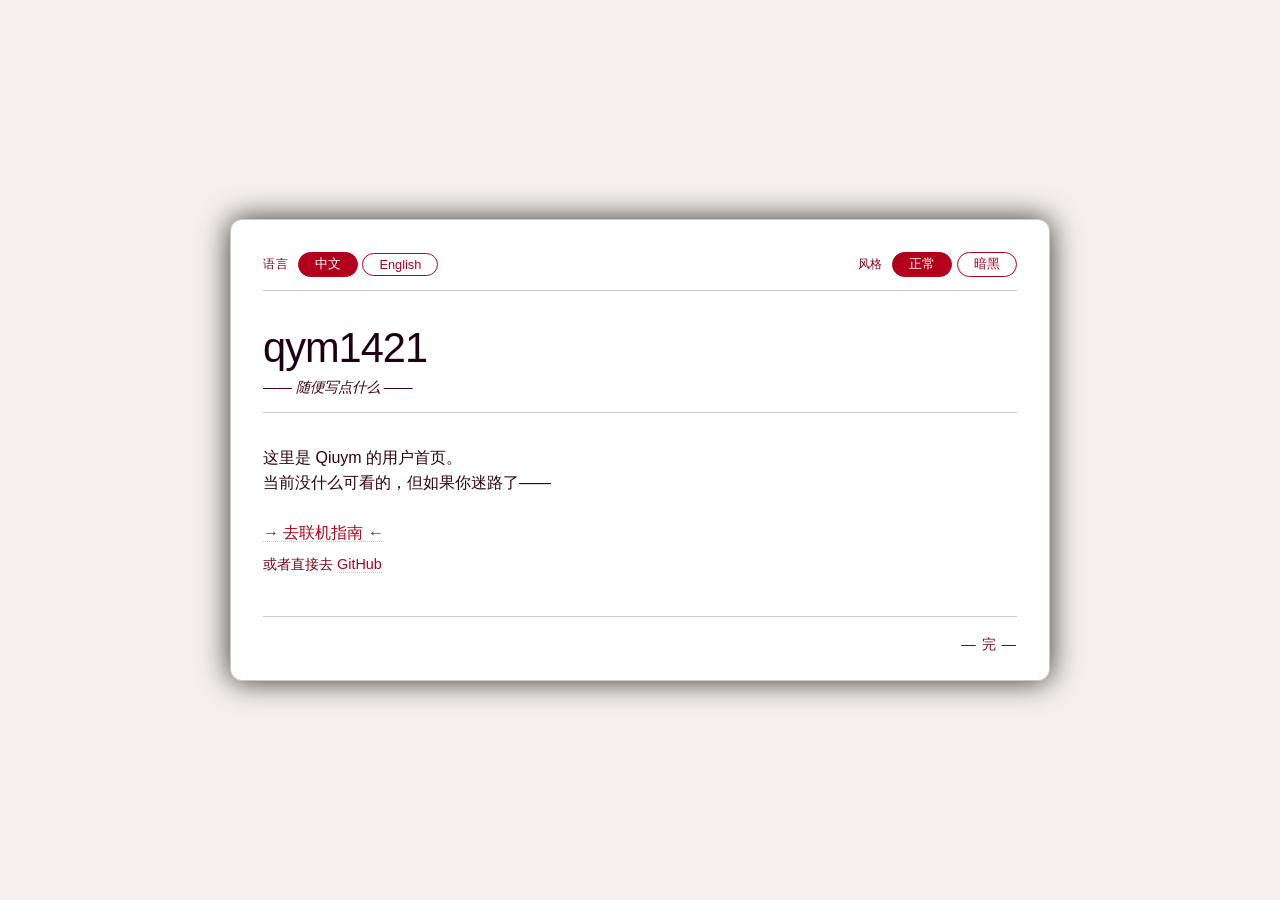
<file: index.html>
<!DOCTYPE html>
<html lang="zh-CN">
<head>
    <meta charset="UTF-8" />
    <meta name="viewport" content="width=device-width, initial-scale=1.0" />
    <title>qym1421</title>
    <link rel="stylesheet" href="style.css" />
</head>
<body>
    <div id="app">
        <!-- 控制栏：语言 + 风格 -->
        <div class="control-bar">
            <div class="lang-group">
                <span class="label">语言</span>
                <button class="lang-btn active" data-lang="zh">中文</button>
                <button class="lang-btn" data-lang="en">English</button>
            </div>
            <div class="style-group">
                <span class="label">风格</span>
                <button class="style-btn active" data-theme="light">正常</button>
                <button class="style-btn" data-theme="dark">暗黑</button>
            </div>
        </div>

        <!-- 中文首页 -->
        <div id="home-zh" class="content active">
            <header>
                <h1 id="zh-title">qym1421</h1>
                <p id="zh-sub" class="sub">—— 随便写点什么 ——</p>
            </header>

            <section class="home-body">
                <p>这里是 Qiuym 的用户首页。</p>
                <p>当前没什么可看的，但如果你迷路了——</p>
                <p style="margin-top: 1.5rem;">
                    <a href="tutorial/" class="home-link">→ 去联机指南 ←</a>
                </p>
                <p style="margin-top: 0.5rem; font-size: 0.9rem; color: var(--text-muted);">
                    或者直接去 <a href="https://github.com/qym1421" target="_blank">GitHub</a>
                </p>
            </section>

            <footer>
                <p id="zh-footer">— 完 —</p>
            </footer>
        </div>

        <!-- 英文首页 -->
        <div id="home-en" class="content">
            <header>
                <h1 id="en-title">qym1421</h1>
                <p id="en-sub" class="sub">—— just some placeholder ——</p>
            </header>

            <section class="home-body">
                <p>This is Qiuym's user homepage.</p>
                <p>Nothing much here yet, but if you're lost—</p>
                <p style="margin-top: 1.5rem;">
                    <a href="tutorial/" class="home-link">→ Go to Tutorial ←</a>
                </p>
                <p style="margin-top: 0.5rem; font-size: 0.9rem; color: var(--text-muted);">
                    or head to <a href="https://github.com/qym1421" target="_blank">GitHub</a>
                </p>
            </section>

            <footer>
                <p id="en-footer">— End —</p>
            </footer>
        </div>
    </div>

    <script>
        (function() {
            // ---- 语言切换 ----
            const langBtns = document.querySelectorAll('.lang-btn');
            const zh = document.getElementById('home-zh');
            const en = document.getElementById('home-en');

            function setLang(lang) {
                langBtns.forEach(btn => {
                    btn.classList.toggle('active', btn.dataset.lang === lang);
                });
                zh.classList.toggle('active', lang === 'zh');
                en.classList.toggle('active', lang === 'en');
            }

            langBtns.forEach(btn => {
                btn.addEventListener('click', function() {
                    setLang(this.dataset.lang);
                });
            });

            // ---- 风格切换 ----
            const styleBtns = document.querySelectorAll('.style-btn');
            const app = document.getElementById('app');

            function setTheme(theme) {
                styleBtns.forEach(btn => {
                    btn.classList.toggle('active', btn.dataset.theme === theme);
                });
                app.classList.toggle('theme-dark', theme === 'dark');
            }

            styleBtns.forEach(btn => {
                btn.addEventListener('click', function() {
                    setTheme(this.dataset.theme);
                });
            });

            // ---- 初始化 ----
            setTheme('light');
        })();
    </script>
</body>
</html>
</file>
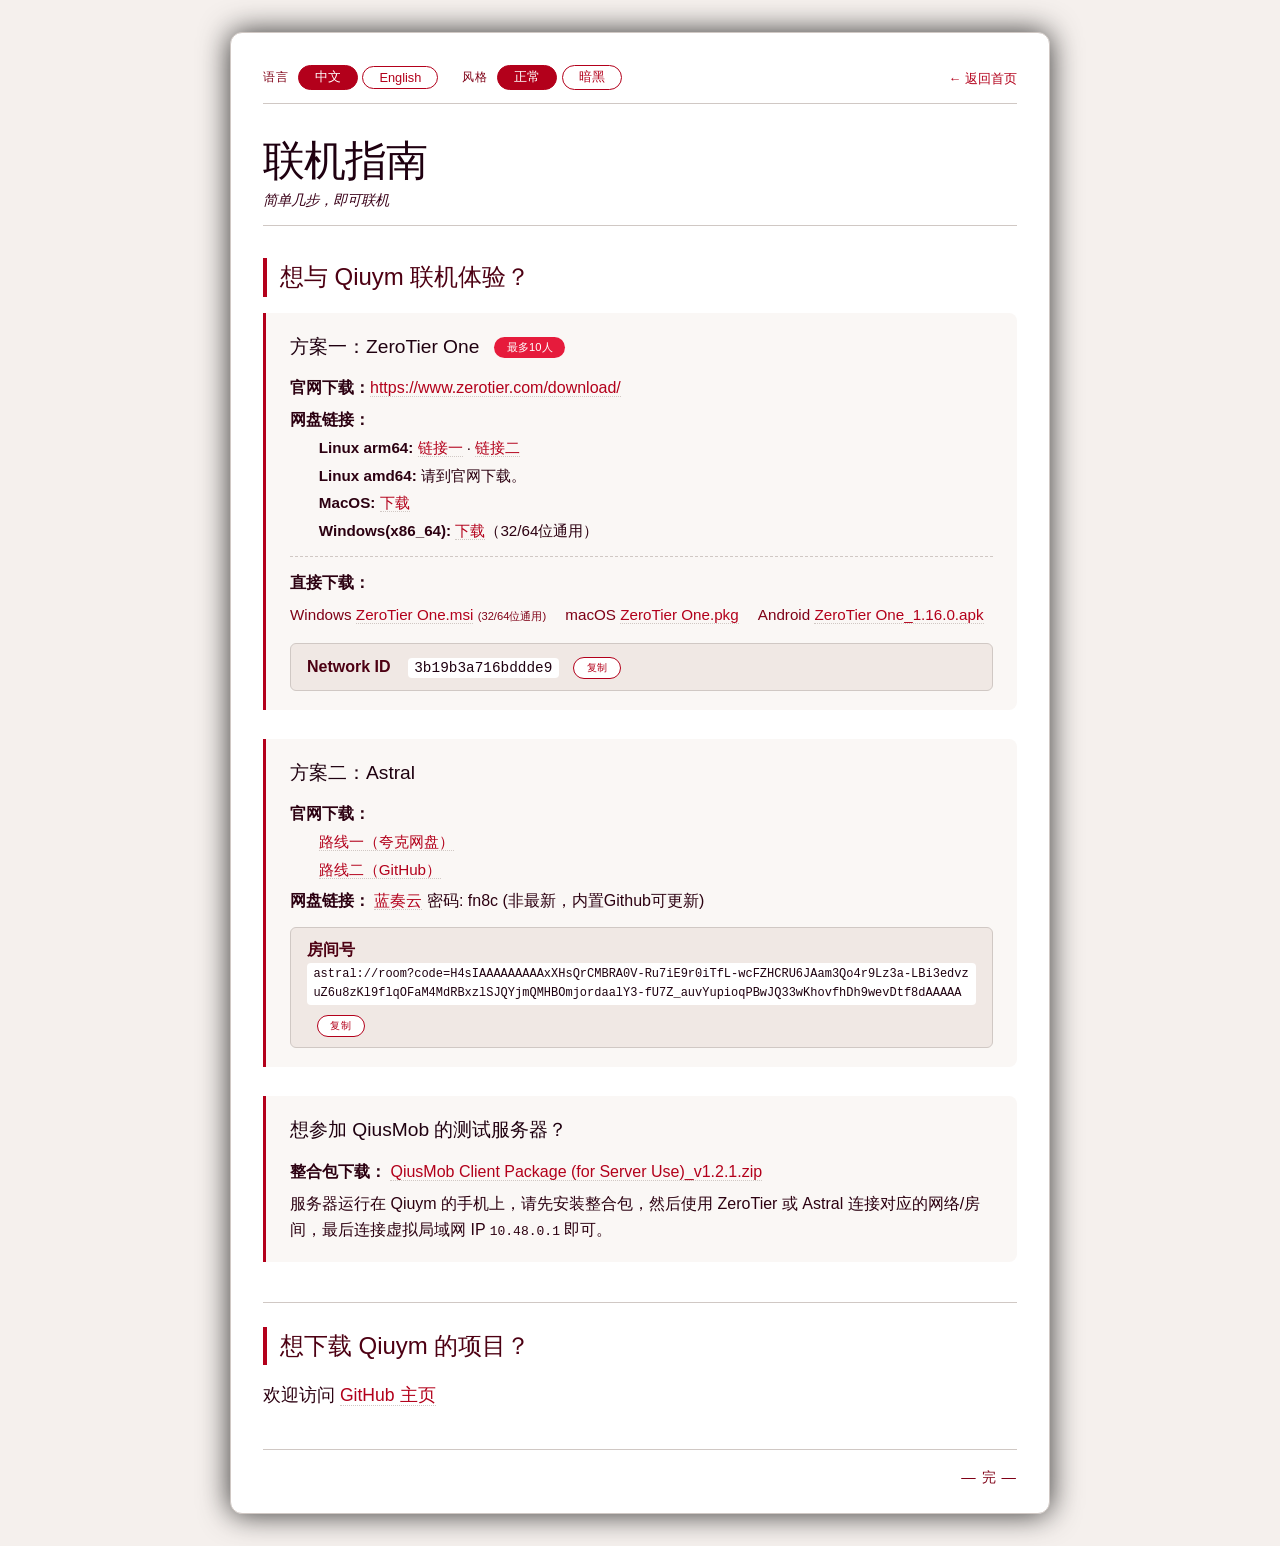
<file: tutorial/index.html>
<!DOCTYPE html>
<html lang="zh-CN">
<head>
    <meta charset="UTF-8" />
    <meta name="viewport" content="width=device-width, initial-scale=1.0" />
    <title>qym1421.■■■.■</title>
    <link rel="stylesheet" href="../style.css" />
</head>
<body>
    <div id="app">
        <!-- 控制栏 -->
        <div class="control-bar">
            <div class="lang-group">
                <span class="label">语言</span>
                <button class="lang-btn active" data-lang="zh">中文</button>
                <button class="lang-btn" data-lang="en">English</button>
            </div>
            <div class="style-group">
                <span class="label">风格</span>
                <button class="style-btn active" data-theme="light">正常</button>
                <button class="style-btn" data-theme="dark">暗黑</button>
            </div>
            <div style="margin-left: auto;">
                <a href="../" style="font-size:0.8rem; border-bottom:none;">← 返回首页</a>
            </div>
        </div>

        <!-- ===== 中文内容 ===== -->
        <div id="content-zh" class="content active">
            <header>
                <h1 id="zh-title">联机指南</h1>
                <p id="zh-sub" class="sub">简单几步，即可联机</p>
            </header>

            <section class="tutorial">
                <h2 id="zh-section1-title">想与 Qiuym 联机体验？</h2>

                <!-- 方案一 -->
                <div class="scheme">
                    <h3 id="zh-zt-title">方案一：ZeroTier One <span class="badge">最多10人</span></h3>
                    <ul class="links">
                        <li><strong id="zh-zt-official">官网下载：</strong><a href="https://www.zerotier.com/download/" target="_blank">https://www.zerotier.com/download/</a></li>
                        <li><strong id="zh-zt-cloud">网盘链接：</strong>
                            <ul>
                                <li><strong>Linux arm64:</strong> <a href="https://1847638099.share.123pan.cn/123pan/2h2dvd-NanQd" target="_blank">链接一</a> · <a href="https://1847638099.share.123pan.cn/123pan/2h2dvd-L2jQd" target="_blank">链接二</a></li>
                                <li><strong>Linux amd64:</strong> 请到官网下载。</li>
                                <li><strong>MacOS:</strong> <a href="https://1847638099.share.123pan.cn/123pan/2h2dvd-NanQd" target="_blank">下载</a></li>
                                <li><strong>Windows(x86_64):</strong> <a href="https://1847638099.share.123pan.cn/123pan/2h2dvd-NanQd" target="_blank">下载</a>（32/64位通用）</li>
                            </ul>
                        </li>
                        <li style="margin-top: 0.8rem; border-top: 1px dashed var(--border-main); padding-top: 0.8rem;">
                            <strong id="zh-zt-direct">直接下载：</strong>
                            <ul style="display: flex; flex-wrap: wrap; gap: 0.5rem 1.2rem; padding-left: 0; margin-top: 0.3rem;">
                                <li><span style="color: var(--text-muted);">Windows</span> <a href="download/ZeroTier%20One.msi" target="_blank">ZeroTier One.msi</a> <span style="font-size:0.7rem; color:var(--text-muted);">(32/64位通用)</span></li>
                                <li><span style="color: var(--text-muted);">macOS</span> <a href="download/ZeroTier%20One.pkg" target="_blank">ZeroTier One.pkg</a></li>
                                <li><span style="color: var(--text-muted);">Android</span> <a href="download/ZeroTier%20One_1.16.0.apk" target="_blank">ZeroTier One_1.16.0.apk</a></li>
                            </ul>
                        </li>
                    </ul>
                    <p class="net-id">
                        <strong id="zh-zt-netid">Network ID</strong>
                        <span class="id">3b19b3a716bddde9</span>
                        <button class="copy-btn" data-copy="3b19b3a716bddde9" id="zh-zt-copy">复制</button>
                    </p>
                </div>

                <!-- 方案二 -->
                <div class="scheme">
                    <h3 id="zh-astral-title">方案二：Astral</h3>
                    <ul class="links">
                        <li><strong id="zh-astral-official">官网下载：</strong>
                            <ul>
                                <li><a href="https://astral.fan/quick-start/download-install/" target="_blank">路线一（夸克网盘）</a></li>
                                <li><a href="https://github.com/ldoubil/astral/releases/tag/v2.9.12" target="_blank">路线二（GitHub）</a></li>
                            </ul>
                        </li>
                        <li><strong id="zh-astral-cloud">网盘链接：</strong> <a href="https://wwbbs.lanzouq.com/iJL3G41gvura" target="_blank">蓝奏云</a> 密码: fn8c (非最新，内置Github可更新)</li>
                    </ul>
                    <p class="room">
                        <strong id="zh-astral-room">房间号</strong>
                        <span class="code">astral://room?code=H4sIAAAAAAAAAxXHsQrCMBRA0V-Ru7iE9r0iTfL-wcFZHCRU6JAam3Qo4r9Lz3a-LBi3edvzuZ6u8zKl9flqOFaM4MdRBxzlSJQYjmQMHBOmjordaalY3-fU7Z_auvYupioqPBwJQ33wKhovfhDh9wevDtf8dAAAAA</span>
                        <button class="copy-btn" data-copy="astral://room?code=H4sIAAAAAAAAAxXHsQrCMBRA0V-Ru7iE9r0iTfL-wcFZHCRU6JAam3Qo4r9Lz3a-LBi3edvzuZ6u8zKl9flqOFaM4MdRBxzlSJQYjmQMHBOmjordaalY3-fU7Z_auvYupioqPBwJQ33wKhovfhDh9wevDtf8dAAAAA" id="zh-astral-copy">复制</button>
                    </p>
                </div>

                <!-- 测试服务器 -->
                <div class="scheme" id="zh-server-test">
                    <h3 id="zh-server-title">想参加 QiusMob 的测试服务器？</h3>
                    <ul class="links">
                        <li><strong id="zh-server-dl">整合包下载：</strong> <a href="download/QiusMob%20Client%20Package%20(for%20Server%20Use)_v1.2.1.zip" target="_blank">QiusMob Client Package (for Server Use)_v1.2.1.zip</a></li>
                    </ul>
                    <p id="zh-server-desc" class="server-desc">服务器运行在 Qiuym 的手机上，请先安装整合包，然后使用 ZeroTier 或 Astral 连接对应的网络/房间，最后连接虚拟局域网 IP <code>10.48.0.1</code> 即可。</p>
                </div>

                <!-- 项目 -->
                <div class="project">
                    <h2 id="zh-project-title">想下载 Qiuym 的项目？</h2>
                    <p id="zh-project-desc">欢迎访问 <a href="https://github.com/qym1421/" target="_blank">GitHub 主页</a></p>
                </div>
            </section>

            <footer>
                <p id="zh-footer">— 完 —</p>
            </footer>
        </div>

        <!-- ===== 英文内容 ===== -->
        <div id="content-en" class="content">
            <header>
                <h1 id="en-title">Connection Guide</h1>
                <p id="en-sub" class="sub">Get started in a few steps</p>
            </header>

            <section class="tutorial">
                <h2 id="en-section1-title">Want to play with Qiuym?</h2>

                <!-- 方案一 -->
                <div class="scheme">
                    <h3 id="en-zt-title">Option 1: ZeroTier One <span class="badge">up to 10 players</span></h3>
                    <ul class="links">
                        <li><strong id="en-zt-official">Official site:</strong> <a href="https://www.zerotier.com/download/" target="_blank">https://www.zerotier.com/download/</a></li>
                        <li><strong id="en-zt-cloud">Cloud links:</strong>
                            <ul>
                                <li><strong>Linux arm64:</strong> <a href="https://1847638099.share.123pan.cn/123pan/2h2dvd-NanQd" target="_blank">Link 1</a> · <a href="https://1847638099.share.123pan.cn/123pan/2h2dvd-L2jQd" target="_blank">Link 2</a></li>
                                <li><strong>Linux amd64:</strong> Download from official site.</li>
                                <li><strong>MacOS:</strong> <a href="https://1847638099.share.123pan.cn/123pan/2h2dvd-NanQd" target="_blank">Download</a></li>
                                <li><strong>Windows(x86_64):</strong> <a href="https://1847638099.share.123pan.cn/123pan/2h2dvd-NanQd" target="_blank">Download</a> (32/64-bit universal)</li>
                            </ul>
                        </li>
                        <li style="margin-top: 0.8rem; border-top: 1px dashed var(--border-main); padding-top: 0.8rem;">
                            <strong id="en-zt-direct">Direct download:</strong>
                            <ul style="display: flex; flex-wrap: wrap; gap: 0.5rem 1.2rem; padding-left: 0; margin-top: 0.3rem;">
                                <li><span style="color: var(--text-muted);">Windows</span> <a href="download/ZeroTier%20One.msi" target="_blank">ZeroTier One.msi</a> <span style="font-size:0.7rem; color:var(--text-muted);">(32/64-bit)</span></li>
                                <li><span style="color: var(--text-muted);">macOS</span> <a href="download/ZeroTier%20One.pkg" target="_blank">ZeroTier One.pkg</a></li>
                                <li><span style="color: var(--text-muted);">Android</span> <a href="download/ZeroTier%20One_1.16.0.apk" target="_blank">ZeroTier One_1.16.0.apk</a></li>
                            </ul>
                        </li>
                    </ul>
                    <p class="net-id">
                        <strong id="en-zt-netid">Network ID</strong>
                        <span class="id">3b19b3a716bddde9</span>
                        <button class="copy-btn" data-copy="3b19b3a716bddde9" id="en-zt-copy">Copy</button>
                    </p>
                </div>

                <!-- 方案二 -->
                <div class="scheme">
                    <h3 id="en-astral-title">Option 2: Astral</h3>
                    <ul class="links">
                        <li><strong id="en-astral-official">Official site:</strong>
                            <ul>
                                <li><a href="https://astral.fan/quick-start/download-install/" target="_blank">Route 1 (Quark)</a></li>
                                <li><a href="https://github.com/ldoubil/astral/releases/tag/v2.9.12" target="_blank">Route 2 (GitHub)</a></li>
                            </ul>
                        </li>
                        <li><strong id="en-astral-cloud">Cloud link:</strong> <a href="https://wwbbs.lanzouq.com/iJL3G41gvura" target="_blank">Lanzou</a> Password: fn8c (not latest, update via built-in GitHub)</li>
                    </ul>
                    <p class="room">
                        <strong id="en-astral-room">Room code</strong>
                        <span class="code">astral://room?code=H4sIAAAAAAAAAxXHsQrCMBRA0V-Ru7iE9r0iTfL-wcFZHCRU6JAam3Qo4r9Lz3a-LBi3edvzuZ6u8zKl9flqOFaM4MdRBxzlSJQYjmQMHBOmjordaalY3-fU7Z_auvYupioqPBwJQ33wKhovfhDh9wevDtf8dAAAAA</span>
                        <button class="copy-btn" data-copy="astral://room?code=H4sIAAAAAAAAAxXHsQrCMBRA0V-Ru7iE9r0iTfL-wcFZHCRU6JAam3Qo4r9Lz3a-LBi3edvzuZ6u8zKl9flqOFaM4MdRBxzlSJQYjmQMHBOmjordaalY3-fU7Z_auvYupioqPBwJQ33wKhovfhDh9wevDtf8dAAAAA" id="en-astral-copy">Copy</button>
                    </p>
                </div>

                <!-- 测试服务器 -->
                <div class="scheme" id="en-server-test">
                    <h3 id="en-server-title">Want to join QiusMob test server?</h3>
                    <ul class="links">
                        <li><strong id="en-server-dl">Package download:</strong> <a href="download/QiusMob%20Client%20Package%20(for%20Server%20Use)_v1.1.1.zip" target="_blank">QiusMob Client Package (for Server Use)_v1.1.1.zip</a></li>
                    </ul>
                    <p id="en-server-desc" class="server-desc">The server runs on Qiuym's phone. Install the package, use ZeroTier or Astral to join the network/room, then connect to virtual LAN IP <code>10.48.0.1</code>.</p>
                </div>

                <!-- 项目 -->
                <div class="project">
                    <h2 id="en-project-title">Want Qiuym's projects?</h2>
                    <p id="en-project-desc">Visit <a href="https://github.com/qym1421/" target="_blank">GitHub homepage</a></p>
                </div>
            </section>

            <footer>
                <p id="en-footer">— End —</p>
            </footer>
        </div>
    </div>

    <script>
        (function() {
            // ---- DOM 元素映射 ----
            const elements = {
                // 中文
                zh: {
                    title: document.getElementById('zh-title'),
                    sub: document.getElementById('zh-sub'),
                    footer: document.getElementById('zh-footer'),
                    section1Title: document.getElementById('zh-section1-title'),
                    ztTitle: document.getElementById('zh-zt-title'),
                    ztOfficial: document.getElementById('zh-zt-official'),
                    ztCloud: document.getElementById('zh-zt-cloud'),
                    ztDirect: document.getElementById('zh-zt-direct'),
                    ztNetid: document.getElementById('zh-zt-netid'),
                    ztCopy: document.getElementById('zh-zt-copy'),
                    astralTitle: document.getElementById('zh-astral-title'),
                    astralOfficial: document.getElementById('zh-astral-official'),
                    astralCloud: document.getElementById('zh-astral-cloud'),
                    astralRoom: document.getElementById('zh-astral-room'),
                    astralCopy: document.getElementById('zh-astral-copy'),
                    serverTitle: document.getElementById('zh-server-title'),
                    serverDl: document.getElementById('zh-server-dl'),
                    serverDesc: document.getElementById('zh-server-desc'),
                    projectTitle: document.getElementById('zh-project-title'),
                    projectDesc: document.getElementById('zh-project-desc'),
                },
                // 英文
                en: {
                    title: document.getElementById('en-title'),
                    sub: document.getElementById('en-sub'),
                    footer: document.getElementById('en-footer'),
                    section1Title: document.getElementById('en-section1-title'),
                    ztTitle: document.getElementById('en-zt-title'),
                    ztOfficial: document.getElementById('en-zt-official'),
                    ztCloud: document.getElementById('en-zt-cloud'),
                    ztDirect: document.getElementById('en-zt-direct'),
                    ztNetid: document.getElementById('en-zt-netid'),
                    ztCopy: document.getElementById('en-zt-copy'),
                    astralTitle: document.getElementById('en-astral-title'),
                    astralOfficial: document.getElementById('en-astral-official'),
                    astralCloud: document.getElementById('en-astral-cloud'),
                    astralRoom: document.getElementById('en-astral-room'),
                    astralCopy: document.getElementById('en-astral-copy'),
                    serverTitle: document.getElementById('en-server-title'),
                    serverDl: document.getElementById('en-server-dl'),
                    serverDesc: document.getElementById('en-server-desc'),
                    projectTitle: document.getElementById('en-project-title'),
                    projectDesc: document.getElementById('en-project-desc'),
                }
            };
    
            // ---- 4 套文案 ----
            const texts = {
                'zh-light': {
                    title: '联机指南',
                    sub: '简单几步，即可联机',
                    footer: '— 完 —',
                    section1Title: '想与 Qiuym 联机体验？',
                    ztTitle: '方案一：ZeroTier One <span class="badge">最多10人</span>',
                    ztOfficial: '官网下载：',
                    ztCloud: '网盘链接：',
                    ztDirect: '直接下载：',
                    ztNetid: 'Network ID',
                    ztCopy: '复制',
                    astralTitle: '方案二：Astral',
                    astralOfficial: '官网下载：',
                    astralCloud: '网盘链接：',
                    astralRoom: '房间号',
                    astralCopy: '复制',
                    serverTitle: '想参加 QiusMob 的测试服务器？',
                    serverDl: '整合包下载：',
                    serverDesc: '服务器运行在 Qiuym 的手机上，请先安装整合包，然后使用 ZeroTier 或 Astral 连接对应的网络/房间，最后连接虚拟局域网 IP <code>10.48.0.1</code> 即可。',
                    projectTitle: '想下载 Qiuym 的项目？',
                    projectDesc: '欢迎访问 <a href="https://github.com/qym1421/" target="_blank">GitHub 主页</a>',
                },
                'zh-dark': {
                    title: '呀，你找到我了呀？',
                    sub: '乖乖留下来吧~',
                    footer: '你喜欢我？',
                    section1Title: '想跟主人一起玩吗？',
                    ztTitle: '方案一：ZeroTier One <span class="badge">最多10人</span>',
                    ztOfficial: '官网（哼，懒得解释）：',
                    ztCloud: '备用网盘（以防你找不到）：',
                    ztDirect: '直接下载（我的珍藏）：',
                    ztNetid: 'Network ID（记好了）：',
                    ztCopy: '复制（别说我没帮你）',
                    astralTitle: '方案二：Astral（这个也不错啦）',
                    astralOfficial: '官网（有两条路哦）：',
                    astralCloud: '网盘（密码自己看）：',
                    astralRoom: '房间号（别弄丢了）：',
                    astralCopy: '复制（哼，拿好）',
                    serverTitle: '呀，你也想参加主人的测试服吗？',
                    serverDl: '整合包下载（给你）：',
                    serverDesc: '主人的手机开着服务器呢，安装了整合包就能连上哦。用 ZeroTier 或 Astral 连上网络，再连接到 IP 10.48.0.1，就能和主人一起玩啦~',
                    projectTitle: '想下载主人的项目？',
                    projectDesc: '来 <a href="https://github.com/qym1421/" target="_blank">GitHub 主页</a> 看看吧（哼，才不是特意给你准备的）',
                },
                'en-light': {
                    title: 'Connection Guide',
                    sub: 'Get started in a few steps',
                    footer: '— End —',
                    section1Title: 'Want to play with Qiuym?',
                    ztTitle: 'Option 1: ZeroTier One <span class="badge">up to 10 players</span>',
                    ztOfficial: 'Official site:',
                    ztCloud: 'Cloud links:',
                    ztDirect: 'Direct download:',
                    ztNetid: 'Network ID',
                    ztCopy: 'Copy',
                    astralTitle: 'Option 2: Astral',
                    astralOfficial: 'Official site:',
                    astralCloud: 'Cloud link:',
                    astralRoom: 'Room code',
                    astralCopy: 'Copy',
                    serverTitle: 'Want to join QiusMob test server?',
                    serverDl: 'Package download:',
                    serverDesc: 'The server runs on Qiuym\'s phone. Install the package, use ZeroTier or Astral to join the network/room, then connect to virtual LAN IP <code>10.48.0.1</code>.',
                    projectTitle: 'Want Qiuym\'s projects?',
                    projectDesc: 'Visit <a href="https://github.com/qym1421/" target="_blank">GitHub homepage</a>',
                },
                'en-dark': {
                    title: 'Oh my, you found me?',
                    sub: 'Stay with me, okay~',
                    footer: 'Do you like me?',
                    section1Title: 'Want to play with master?',
                    ztTitle: 'Option 1: ZeroTier One <span class="badge">up to 10 players</span>',
                    ztOfficial: 'Official site (hmph):',
                    ztCloud: 'Backup links (just in case):',
                    ztDirect: 'Direct download (my collection):',
                    ztNetid: 'Network ID (remember it):',
                    ztCopy: 'Copy (you\'re welcome)',
                    astralTitle: 'Option 2: Astral (this one\'s fine too)',
                    astralOfficial: 'Official site (two routes):',
                    astralCloud: 'Cloud link (password included):',
                    astralRoom: 'Room code (don\'t lose it):',
                    astralCopy: 'Copy (here you go)',
                    serverTitle: 'Oh, you want to join master\'s test server too?',
                    serverDl: 'Package download (for you):',
                    serverDesc: 'Master\'s phone is hosting the server. Install the package and connect via ZeroTier or Astral, then connect to IP 10.48.0.1 to play with master~',
                    projectTitle: 'Want master\'s projects?',
                    projectDesc: 'Check <a href="https://github.com/qym1421/" target="_blank">GitHub homepage</a> (not that I prepared it for you)',
                }
            };
    
            // ---- 当前状态 ----
            let currentLang = 'zh';
            let currentTheme = 'light';
    
            // ---- 渲染函数 ----
            function render() {
                const key = currentLang + '-' + currentTheme;
                const t = texts[key];
                if (!t) return;
    
                const el = elements[currentLang];
                if (!el) return;
    
                el.title.textContent = t.title;
                el.sub.textContent = t.sub;
                el.footer.textContent = t.footer;
                el.section1Title.textContent = t.section1Title;
                el.ztTitle.innerHTML = t.ztTitle;
                el.ztOfficial.textContent = t.ztOfficial;
                el.ztCloud.textContent = t.ztCloud;
                el.ztDirect.textContent = t.ztDirect;
                el.ztNetid.textContent = t.ztNetid;
                el.ztCopy.textContent = t.ztCopy;
                el.astralTitle.textContent = t.astralTitle;
                el.astralOfficial.textContent = t.astralOfficial;
                el.astralCloud.textContent = t.astralCloud;
                el.astralRoom.textContent = t.astralRoom;
                el.astralCopy.textContent = t.astralCopy;
                el.serverTitle.textContent = t.serverTitle;
                el.serverDl.textContent = t.serverDl;
                el.serverDesc.innerHTML = t.serverDesc;
                el.projectTitle.textContent = t.projectTitle;
                el.projectDesc.innerHTML = t.projectDesc;
            }
    
            // ---- 语言切换 ----
            function setLang(lang) {
                currentLang = lang;
                document.querySelectorAll('.lang-btn').forEach(btn => {
                    btn.classList.toggle('active', btn.dataset.lang === lang);
                });
                document.getElementById('content-zh').classList.toggle('active', lang === 'zh');
                document.getElementById('content-en').classList.toggle('active', lang === 'en');
                render();
            }
    
            // ---- 风格切换 ----
            function setTheme(theme) {
                currentTheme = theme;
                document.querySelectorAll('.style-btn').forEach(btn => {
                    btn.classList.toggle('active', btn.dataset.theme === theme);
                });
                document.getElementById('app').classList.toggle('theme-dark', theme === 'dark');
                render();
            }
    
            // ---- 事件绑定 ----
            document.querySelectorAll('.lang-btn').forEach(btn => {
                btn.addEventListener('click', function() {
                    setLang(this.dataset.lang);
                });
            });
    
            document.querySelectorAll('.style-btn').forEach(btn => {
                btn.addEventListener('click', function() {
                    setTheme(this.dataset.theme);
                });
            });
    
            // ---- 复制功能（不变） ----
            document.querySelectorAll('.copy-btn').forEach(btn => {
                btn.addEventListener('click', function(e) {
                    e.stopPropagation();
                    const text = this.getAttribute('data-copy');
                    if (!text) return;
                    if (navigator.clipboard && navigator.clipboard.writeText) {
                        navigator.clipboard.writeText(text).then(() => {
                            showCopied(this);
                        }).catch(() => {
                            fallbackCopy(text, this);
                        });
                    } else {
                        fallbackCopy(text, this);
                    }
                });
            });
    
            function fallbackCopy(text, btn) {
                const input = document.createElement('input');
                input.value = text;
                input.style.position = 'fixed';
                input.style.opacity = '0';
                document.body.appendChild(input);
                input.select();
                try {
                    document.execCommand('copy');
                    showCopied(btn);
                } catch (err) {}
                document.body.removeChild(input);
            }
    
            function showCopied(btn) {
                const original = btn.textContent;
                btn.textContent = '✔';
                btn.classList.add('copied');
                clearTimeout(btn._timer);
                btn._timer = setTimeout(() => {
                    btn.textContent = original;
                    btn.classList.remove('copied');
                }, 2000);
            }
    
            // ---- 初始化 ----
            setLang('zh');
            setTheme('light');
        })();
    </script>
</body>
</html>
</file>
<file: style.css>
/* ===== 颜色变量：亮色主题（默认） ===== */
:root {
    --bg-body: #f5f0ed;
    --bg-app: #ffffff;
    --bg-scheme: #faf7f5;
    --text-header: #1F0010;
    --text-sub: #3A0018;
    --text-body: #2C0011;
    --text-strong: #4D0013;
    --text-muted: #7F0016;
    --border-main: #d0c8c4;
    --border-scheme: #B3001B;
    --link-color: #B3001B;
    --link-hover: #D40B2E;
    --badge-bg: #E61B3C;
    --badge-text: #ffffff;
    --id-bg: #f0e8e4;
    --id-text: #1F0010;
    --btn-bg: #ffffff;
    --btn-border: #B3001B;
    --btn-text: #B3001B;
    --btn-hover-bg: #B3001B;
    --btn-hover-border: #B3001B;
    --btn-hover-text: #ffffff;
    --copy-bg: #ffffff;
    --copy-border: #B3001B;
    --copy-text: #B3001B;
    --copy-hover-bg: #B3001B;
    --copy-hover-border: #B3001B;
    --copy-hover-text: #ffffff;
    --footer-color: #7F0016;
}

/* ===== 暗黑主题（覆盖） ===== */
.theme-dark {
    --bg-body: #1F0010;
    --bg-app: #3A0018;
    --bg-scheme: #2C0011;
    --text-header: #F06474;
    --text-sub: #E83350;
    --text-body: #F2798C;
    --text-strong: #F04256;
    --text-muted: #B3001B;
    --border-main: #4D0013;
    --border-scheme: #C40020;
    --link-color: #E61B3C;
    --link-hover: #F06474;
    --badge-bg: #B3001B;
    --badge-text: #f0d0d0;
    --id-bg: #1F0010;
    --id-text: #F2798C;
    --btn-bg: #3A0018;
    --btn-border: #7F0016;
    --btn-text: #D40B2E;
    --btn-hover-bg: #99001A;
    --btn-hover-border: #E61B3C;
    --btn-hover-text: #ffffff;
    --copy-bg: #3A0018;
    --copy-border: #7F0016;
    --copy-text: #D40B2E;
    --copy-hover-bg: #99001A;
    --copy-hover-border: #E61B3C;
    --copy-hover-text: #ffffff;
    /* 页脚颜色调亮 */
    --footer-color: #FFB0C0;
}

/* ===== 专门提亮描述文字 ===== */
.theme-dark .server-desc {
    color: #FFE8EE;  /* 极亮粉白，清晰可读 */
}

/* ===== 基础重置（不变） ===== */
* {
    margin: 0;
    padding: 0;
    box-sizing: border-box;
}

body {
    background-color: var(--bg-body);
    color: var(--text-body);
    font-family: 'Segoe UI', 'Helvetica Neue', Arial, sans-serif;
    line-height: 1.6;
    min-height: 100vh;
    display: flex;
    justify-content: center;
    align-items: center;
    padding: 2rem 1rem;
    transition: background-color 0.3s, color 0.3s;
}

#app {
    max-width: 820px;
    width: 100%;
    background-color: var(--bg-app);
    border: 1px solid var(--border-main);
    border-radius: 12px;
    padding: 2rem 2rem 1.5rem;
    box-shadow: 0 0 30px rgba(0,0,0,0.8);
    transition: background-color 0.3s, border-color 0.3s, box-shadow 0.3s;
}

/* ===== 控制栏 ===== */
.control-bar {
    display: flex;
    flex-wrap: wrap;
    justify-content: space-between;
    align-items: center;
    gap: 0.8rem 1.5rem;
    margin-bottom: 2rem;
    border-bottom: 1px solid var(--border-main);
    padding-bottom: 0.8rem;
}

.lang-group, .style-group {
    display: flex;
    align-items: center;
    gap: 0.3rem;
    flex-wrap: wrap;
}

.label {
    font-size: 0.75rem;
    color: var(--text-muted);
    margin-right: 0.3rem;
    font-weight: 300;
    letter-spacing: 0.5px;
}

.lang-btn, .style-btn {
    background: transparent;
    border: 1px solid var(--btn-border);
    color: var(--btn-text);
    padding: 0.2rem 1rem;
    font-size: 0.8rem;
    border-radius: 30px;
    cursor: pointer;
    transition: all 0.2s;
    font-weight: 300;
    background-color: var(--btn-bg);
}

.lang-btn:hover, .style-btn:hover {
    background-color: var(--btn-hover-bg);
    color: var(--btn-hover-text);
    border-color: var(--btn-hover-border);
}

.lang-btn.active, .style-btn.active {
    background-color: var(--btn-hover-bg);
    color: var(--btn-hover-text);
    border-color: var(--btn-hover-border);
    font-weight: 500;
}

/* ===== 内容切换 ===== */
.content {
    display: none;
    animation: fade 0.3s ease;
}
.content.active {
    display: block;
}
@keyframes fade {
    0% { opacity: 0.3; }
    100% { opacity: 1; }
}

/* ===== 头部 ===== */
header {
    border-bottom: 1px solid var(--border-main);
    padding-bottom: 0.8rem;
    margin-bottom: 2rem;
}
header h1 {
    font-size: 2.6rem;
    font-weight: 400;
    color: var(--text-header);
    letter-spacing: -1px;
    line-height: 1.2;
}
header .sub {
    color: var(--text-sub);
    font-size: 0.9rem;
    margin-top: 0.2rem;
    font-style: italic;
}

/* ===== 教程主体 ===== */
.tutorial h2 {
    font-size: 1.5rem;
    font-weight: 300;
    color: var(--text-strong);
    margin: 1.8rem 0 1rem 0;
    border-left: 4px solid var(--border-scheme);
    padding-left: 0.8rem;
}
.tutorial h2:first-of-type {
    margin-top: 0;
}

.scheme {
    background-color: var(--bg-scheme);
    border-left: 3px solid var(--border-scheme);
    padding: 1.2rem 1.5rem;
    margin-bottom: 1.8rem;
    border-radius: 0 8px 8px 0;
    transition: background-color 0.3s;
}
.scheme h3 {
    font-size: 1.2rem;
    font-weight: 400;
    color: var(--text-header);
    margin-bottom: 0.8rem;
}

.badge {
    display: inline-block;
    background-color: var(--badge-bg);
    color: var(--badge-text);
    font-size: 0.7rem;
    padding: 0.1rem 0.8rem;
    border-radius: 20px;
    vertical-align: middle;
    margin-left: 0.6rem;
    font-weight: 300;
}

.links {
    list-style: none;
    padding-left: 0;
}
.links li {
    margin: 0.4rem 0;
    color: var(--text-body);
}
.links ul {
    list-style: none;
    padding-left: 1.8rem;
    margin: 0.2rem 0;
}
.links ul li {
    margin: 0.2rem 0;
    font-size: 0.95rem;
}

a {
    color: var(--link-color);
    text-decoration: none;
    border-bottom: 1px dotted var(--border-main);
    transition: color 0.2s, border-color 0.2s;
}
a:hover {
    color: var(--link-hover);
    border-bottom-color: var(--link-hover);
}

.net-id, .room {
    margin-top: 0.8rem;
    background-color: var(--id-bg);
    padding: 0.6rem 1rem;
    border-radius: 6px;
    border: 1px solid var(--border-main);
    transition: background-color 0.3s;
}
.net-id strong, .room strong {
    color: var(--text-strong);
    margin-right: 0.8rem;
}
.id, .code {
    color: var(--id-text);
    font-family: 'Courier New', monospace;
    word-break: break-all;
    font-size: 0.9rem;
    background-color: var(--bg-app);
    padding: 0.1rem 0.4rem;
    border-radius: 4px;
    transition: color 0.3s, background-color 0.3s;
}
.code {
    font-size: 0.75rem;
    display: inline-block;
    max-width: 100%;
    overflow-x: auto;
}

.project {
    margin-top: 2.5rem;
    padding-top: 1.5rem;
    border-top: 1px solid var(--border-main);
}
.project h2 {
    border-left-color: var(--link-color);
}
.project p {
    margin-top: 0.5rem;
    font-size: 1.1rem;
}

/* ===== 页脚 ===== */
footer {
    margin-top: 2.5rem;
    text-align: right;
    border-top: 1px solid var(--border-main);
    padding-top: 1rem;
    color: var(--footer-color);
    font-size: 0.9rem;
    letter-spacing: 1px;
}

/* ===== 复制按钮 ===== */
#app .copy-btn {
    background: var(--copy-bg);
    border: 1px solid var(--copy-border);
    color: var(--copy-text);
    font-size: 0.65rem;
    padding: 0.1rem 0.8rem;
    border-radius: 14px;
    cursor: pointer;
    margin-left: 0.6rem;
    transition: all 0.2s;
    line-height: 1.6;
    vertical-align: middle;
    font-weight: 300;
    letter-spacing: 0.3px;
    box-shadow: none;
    appearance: none;
    -webkit-appearance: none;
}
#app .copy-btn:hover {
    background: var(--copy-hover-bg);
    border-color: var(--copy-hover-border);
    color: var(--copy-hover-text);
}
#app .copy-btn.copied {
    background: var(--link-color);
    border-color: var(--link-color);
    color: #fff;
}

/* ===== 响应式 ===== */
@media (max-width: 600px) {
    #app {
        padding: 1rem;
    }
    header h1 {
        font-size: 2rem;
    }
    .scheme {
        padding: 0.8rem 1rem;
    }
    .control-bar {
        flex-direction: column;
        align-items: stretch;
        gap: 0.5rem;
    }
    .lang-group, .style-group {
        justify-content: center;
    }
    .code {
        font-size: 0.65rem;
    }
}
</file>
